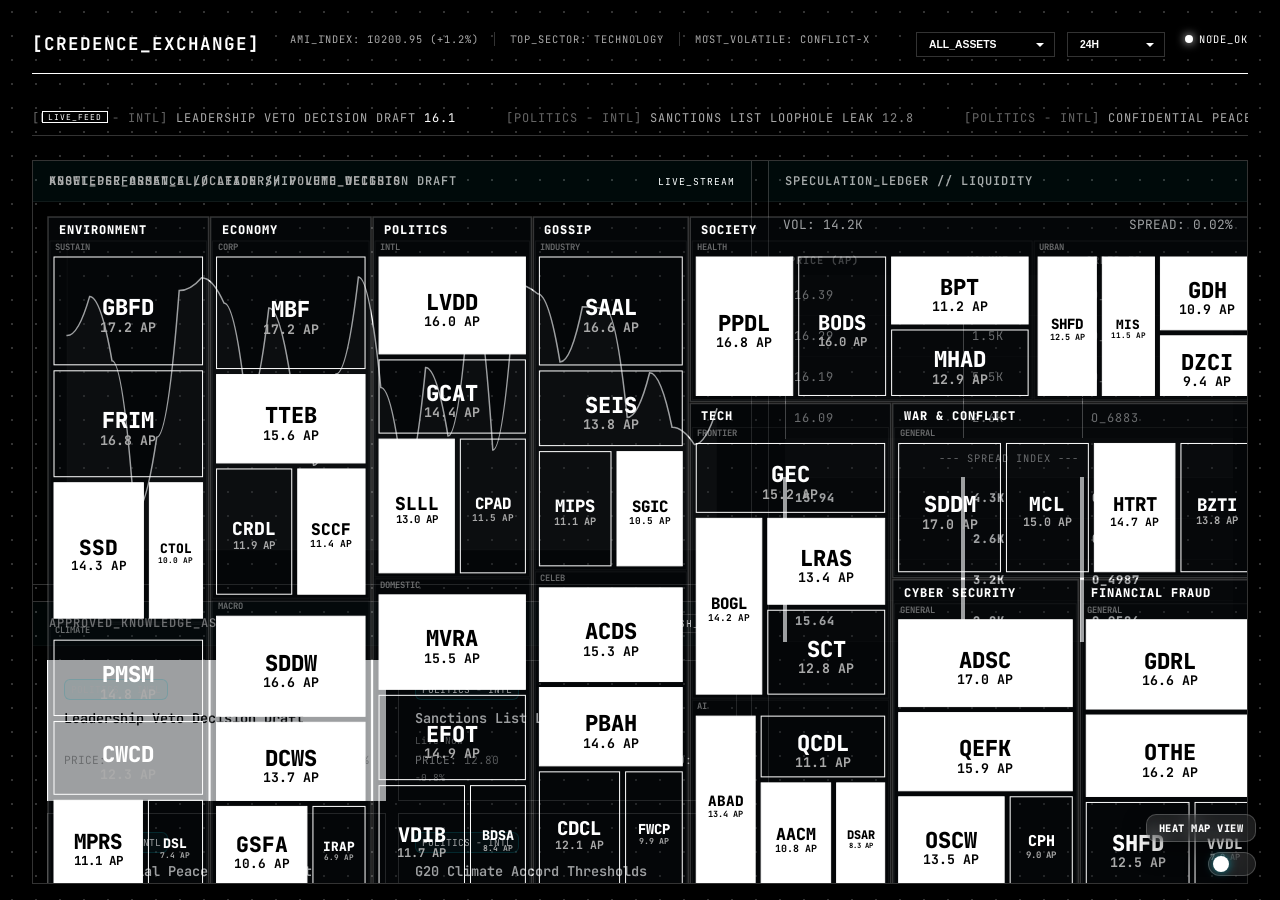
<file: index.html>
<!DOCTYPE html>
<html lang="en">
<head>
    <meta charset="UTF-8">
    <meta name="viewport" content="width=device-width, initial-scale=1.0">
    <title>Credence Exchange // Speculative Asset Board</title>
    <link rel="stylesheet" href="style.css">
    <link href="https://fonts.googleapis.com/css2?family=Outfit:wght@300;400;600;700&family=JetBrains+Mono:wght@400;700&display=swap" rel="stylesheet">
</head>

<body>
    <div class="exchange-frame">
        
        <!-- 1. HUB HEADER (EXPANDED GLOBAL INDICATORS) -->
        <header class="hud-header">
            <div class="system-title hud-mono">
                [CREDENCE_EXCHANGE]
            </div>
            
            <!-- Deluxe Global Dashboard Indices -->
            <div class="global-indices hud-mono" style="font-size: 0.65rem; display: flex; gap: 15px; color: var(--text-muted); align-items: center; margin-left: 30px;">
                <span>AMI_INDEX: <span id="ami-val">1,422.50 (+1.8%)</span></span>
                <span style="border-left: 1px solid var(--border-dim); padding-left: 15px;">TOP_SECTOR: <span id="top-sector">TECHNOLOGY</span></span>
                <span style="border-left: 1px solid var(--border-dim); padding-left: 15px;">MOST_VOLATILE: <span id="volatile-asset">CONFLICT-X</span></span>
            </div>

            <!-- DUAL FILTERS BAR -->
            <div class="header-filters hud-mono" style="display: flex; gap: 12px; align-items: center; margin-left: auto; margin-right: 20px;">
                <select id="news-state-filter" class="hud-select">
                    <option value="all">ALL_ASSETS</option>
                    <option value="upcoming">UPCOMING_NEWS</option>
                    <option value="live">LIVE_MARKET</option>
                </select>
                <select id="timeframe-filter" class="hud-select">
                    <option value="24h">24H</option>
                    <option value="1w">1W_INDEX</option>
                    <option value="1m">1M_INDEX</option>
                    <option value="1y">1Y_INDEX</option>
                </select>
            </div>

            <div class="node-status hud-mono">
                <div class="status-dot"></div>
                NODE_OK
            </div>
        </header>

        <!-- 2. LIVE TICKER BANNER -->
        <div class="ticker-wrap hud-mono">
            <div class="ticker-track" id="ticker-track">
                <!-- Javascript will populate ticker items -->
                <div class="ticker-item">LOADING_FEED...</div>
            </div>
        </div>

        <!-- 3. MAIN DASHBOARD GRID -->
        <main class="dashboard-grid">
            
            <!-- PANEL A: LIVE PERFORMANCE CHART -->
            <section class="hud-panel chart-panel">
                <div class="panel-header">
                    <span class="panel-title hud-mono">ASSET_PERFORMANCE // <span id="active-asset-name">_SELECT_ASSET</span></span>
                    <span class="panel-controls hud-mono" style="font-size: 0.6rem; color: var(--verify-cyan);">LIVE_STREAM</span>
                </div>
                <div class="panel-body">
                    <div class="chart-wrapper">
                        <svg id="live-chart" width="100%" height="100%" viewBox="0 0 400 200" style="overflow: visible;">
                            <!-- Grid Lines will be injected here -->
                            <g id="chart-grid"></g>
                            <!-- Path for Chart Fill -->
                            <path id="chart-area-fill" fill="rgba(255,255,255,0.05)"></path>
                            <!-- Path for Chart Line -->
                            <path id="chart-main-line" fill="none" stroke="var(--verify-cyan)" stroke-width="1.5" stroke-linecap="square"></path>
                        </svg>
                    </div>
                </div>
            </section>

            <!-- PANEL B: ORDER BOOK (Speculation Ledger) -->
            <section class="hud-panel order-panel">
                <div class="panel-header">
                    <span class="panel-title hud-mono">SPECULATION_LEDGER // LIQUIDITY</span>
                </div>
                <div class="panel-body">
                    <div class="ledger-summary" style="margin-bottom: 12px; display: flex; justify-content: space-between; font-size: 0.8rem;">
                        <div>VOL: <span id="vol-text">14.2K</span></div>
                        <div>SPREAD: <span>0.02%</span></div>
                    </div>
                    
                    <table class="table-condensed hud-mono">
                        <thead>
                            <tr>
                                <th>PRICE (AP)</th>
                                <th>VOLUME</th>
                                <th>ORDER_ID</th>
                            </tr>
                        </thead>
                        <tbody id="order-book-body">
                            <!-- Dynamic rows -->
                        </tbody>
                    </table>
                </div>
            </section>

            <section class="hud-panel pool-panel">
                <div class="panel-header">
                    <span class="panel-title hud-mono">APPROVED_KNOWLEDGE_ASSETS</span>
                    <button class="hud-mono" style="background:none; border: 1px solid var(--border-dim); color: var(--text-primary); font-size: 0.6rem; padding: 2px 6px; cursor: pointer;">REFRESH_POOL</button>
                </div>
                <div class="panel-body" style="overflow-y: auto;">
                    <div class="pool-grid" id="pool-grid">
                        <!-- Dynamic Cards -->
                    </div>
                </div>
            </section>

            <!-- HEAT MAP VIEW (Integrated into Grid) -->
            <section class="hud-panel box-panel">
                <div class="panel-header">
                    <span class="panel-title hud-mono">KNOWLEDGE_ASSET_ALLOCATION // VOLUME_WEIGHTS</span>
                </div>
                <div class="panel-body">
                    <!-- SVG supporting absolute scalar geometry overlays -->
                    <svg id="treemap-svg" width="100%" height="100%" style="overflow: visible;"></svg>
                </div>
            </section>

        </main>

        <!-- DELUXE FLOATING TOOLTIP OVERLAY -->
        <div id="treemap-tooltip" style="position: absolute; display: none; background: rgba(10, 14, 23, 0.88); border: 1px solid rgba(255,255,255,0.1); padding: 12px; border-radius: 12px; backdrop-filter: blur(16px); font-size: 0.72rem; color: #fff; z-index: 2000; pointer-events: none; box-shadow: 0 10px 40px rgba(0,0,0,0.4); line-height: 1.4;"></div>

        <!-- 5. HEAT MAP VIEW BUTTON -->
        <div class="glass-btn view-toggle" id="view-toggle-btn">Heat Map View</div>

        <!-- 4. PRETTY THEME TOGGLE SWITCH -->
        <label class="theme-switch" id="theme-toggle">
            <input type="checkbox" id="theme-checkbox">
            <span class="switch-slider"></span>
        </label>

        <!-- 6. MOBILE NAVIGATION BAR (App-like feel) -->
        <nav class="mobile-nav hud-mono">
            <div class="nav-item active" data-target="chart-panel">
                <span class="nav-icon">
                    <svg class="nav-svg" viewBox="0 0 24 24" fill="none" stroke="currentColor" stroke-width="2">
                        <path d="M3 18L9 12L15 15L21 6" />
                        <path d="M3 21H21" opacity="0.3" />
                    </svg>
                </span>
                <span class="nav-label">MARKET</span>
            </div>
            <div class="nav-item" data-target="box-panel">
                <span class="nav-icon">
                    <svg class="nav-svg" viewBox="0 0 24 24" fill="none" stroke="currentColor" stroke-width="2">
                        <rect x="3" y="3" width="18" height="18" rx="2" />
                        <path d="M3 9H21M9 3V21" opacity="0.5" />
                    </svg>
                </span>
                <span class="nav-label">HEAT</span>
            </div>
            <div class="nav-item" data-target="pool-panel">
                <span class="nav-icon">
                    <svg class="nav-svg" viewBox="0 0 24 24" fill="none" stroke="currentColor" stroke-width="2">
                        <rect x="3" y="3" width="7" height="7" />
                        <rect x="14" y="3" width="7" height="7" />
                        <rect x="3" y="14" width="7" height="7" />
                        <rect x="14" y="14" width="7" height="7" />
                    </svg>
                </span>
                <span class="nav-label">POOL</span>
            </div>
            <div class="nav-item" data-target="order-panel">
                <span class="nav-icon">
                    <svg class="nav-svg" viewBox="0 0 24 24" fill="none" stroke="currentColor" stroke-width="2">
                        <line x1="4" y1="6" x2="20" y2="6" />
                        <line x1="4" y1="12" x2="20" y2="12" />
                        <line x1="4" y1="18" x2="20" y2="18" />
                    </svg>
                </span>
                <span class="nav-label">LEDGER</span>
            </div>
        </nav>

    </div>

    <!-- Logic Script -->
    <script src="app.js?v=2"></script>
</body>
</html>
</file>
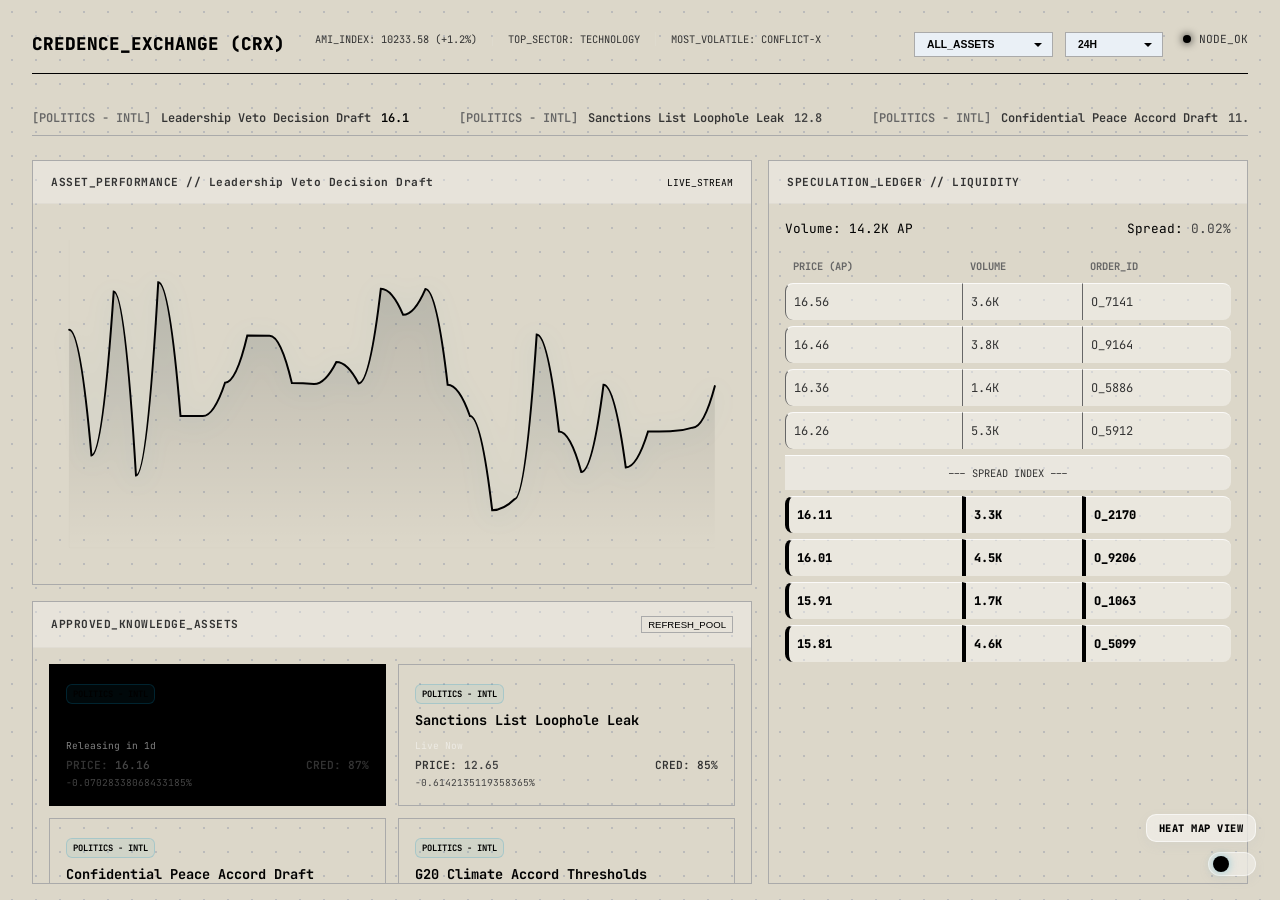
<file: index_light.html>
<!DOCTYPE html>
<html lang="en">
<head>
    <meta charset="UTF-8">
    <meta name="viewport" content="width=device-width, initial-scale=1.0">
    <title>Credence Exchange // Speculative Asset Board</title>
    <link rel="stylesheet" href="style_light.css">
    <link href="https://fonts.googleapis.com/css2?family=Outfit:wght@300;400;600;700&family=JetBrains+Mono:wght@400;700&display=swap" rel="stylesheet">
</head>

<body>
    <div class="exchange-frame">
        
        <!-- 1. HUB HEADER (EXPANDED GLOBAL INDICATORS) -->
        <header class="hud-header">
            <div class="system-title hud-mono cyan-glow">
                CREDENCE_EXCHANGE (CRX)
            </div>
            
            <!-- Deluxe Global Dashboard Indices -->
            <div class="global-indices hud-mono" style="font-size: 0.65rem; display: flex; gap: 15px; color: var(--text-muted); align-items: center; margin-left: 30px;">
                <span>AMI_INDEX: <span class="cyan-glow" id="ami-val">1,422.50 (+1.8%)</span></span>
                <span style="border-left: 1px solid rgba(255,255,255,0.08); padding-left: 15px;">TOP_SECTOR: <span class="cyan-glow" id="top-sector">TECHNOLOGY</span></span>
                <span style="border-left: 1px solid rgba(255,255,255,0.08); padding-left: 15px;">MOST_VOLATILE: <span class="amber-glow" id="volatile-asset">CONFLICT-X</span></span>
            </div>

            <!-- DUAL FILTERS BAR -->
            <div class="header-filters hud-mono" style="display: flex; gap: 12px; align-items: center; margin-left: auto; margin-right: 20px;">
                <select id="news-state-filter" class="hud-select">
                    <option value="all">ALL_ASSETS</option>
                    <option value="upcoming">UPCOMING_NEWS</option>
                    <option value="live">LIVE_MARKET</option>
                </select>
                <select id="timeframe-filter" class="hud-select">
                    <option value="24h">24H</option>
                    <option value="1w">1W_INDEX</option>
                    <option value="1m">1M_INDEX</option>
                    <option value="1y">1Y_INDEX</option>
                </select>
            </div>

            <div class="node-status hud-mono">
                <div class="status-dot"></div>
                NODE_OK
            </div>
        </header>

        <!-- 2. LIVE TICKER BANNER -->
        <div class="ticker-wrap hud-mono">
            <div class="ticker-track" id="ticker-track">
                <!-- Javascript will populate ticker items -->
                <div class="ticker-item">LOADING_FEED...</div>
            </div>
        </div>

        <!-- 3. MAIN DASHBOARD GRID -->
        <main class="dashboard-grid">
            
            <!-- PANEL A: LIVE PERFORMANCE CHART -->
            <section class="hud-panel chart-panel">
                <div class="panel-header">
                    <span class="panel-title hud-mono">ASSET_PERFORMANCE // <span id="active-asset-name">_SELECT_ASSET</span></span>
                    <span class="panel-controls hud-mono" style="font-size: 0.6rem; color: var(--verify-cyan);">LIVE_STREAM</span>
                </div>
                <div class="panel-body">
                    <div class="chart-wrapper">
                        <svg id="live-chart" width="100%" height="100%" viewBox="0 0 400 200" style="overflow: visible;">
                            <defs>
                                <linearGradient id="glow-grad" x1="0" y1="0" x2="0" y2="1">
                                    <stop offset="0%" stop-color="var(--verify-cyan)" stop-opacity="0.15"/>
                                    <stop offset="100%" stop-color="rgba(0,0,0,0)"/>
                                </linearGradient>
                            </defs>
                            <!-- Grid Lines will be injected here -->
                            <g id="chart-grid"></g>
                            <!-- Path for Chart Fill -->
                            <path id="chart-area-fill" fill="url(#glow-grad)"></path>
                            <!-- Path for Chart Line -->
                            <path id="chart-main-line" fill="none" stroke="var(--verify-cyan)" stroke-width="2" stroke-linecap="round"></path>
                        </svg>
                    </div>
                </div>
            </section>

            <!-- PANEL B: ORDER BOOK (Speculation Ledger) -->
            <section class="hud-panel order-panel">
                <div class="panel-header">
                    <span class="panel-title hud-mono">SPECULATION_LEDGER // LIQUIDITY</span>
                </div>
                <div class="panel-body">
                    <div class="ledger-summary" style="margin-bottom: 12px; display: flex; justify-content: space-between; font-size: 0.8rem;">
                        <div>Volume: <span class="cyan-glow" id="vol-text">14.2K AP</span></div>
                        <div>Spread: <span style="color: var(--aware-amber);">0.02%</span></div>
                    </div>
                    
                    <table class="table-condensed hud-mono">
                        <thead>
                            <tr>
                                <th>PRICE (AP)</th>
                                <th>VOLUME</th>
                                <th>ORDER_ID</th>
                            </tr>
                        </thead>
                        <tbody id="order-book-body">
                            <!-- Dynamic rows -->
                        </tbody>
                    </table>
                </div>
            </section>

            <!-- PANEL C: VERIFIED ASSET POOL -->
            <section class="hud-panel pool-panel">
                <div class="panel-header">
                    <span class="panel-title hud-mono">APPROVED_KNOWLEDGE_ASSETS</span>
                    <button class="hud-mono" style="background:none; border: 1px solid var(--border-dim); color: var(--text-primary); font-size: 0.6rem; padding: 2px 6px; cursor: pointer;">REFRESH_POOL</button>
                </div>
                <div class="panel-body" style="overflow-y: auto;">
                    <div class="pool-grid" id="pool-grid">
                        <!-- Dynamic Cards -->
                    </div>
                </div>
            </section>

        </main>

        <!-- 3B. ALTERNATIVE BOX GRAPH VIEW (Hidden by Default) -->
        <main class="dashboard-box-graph" id="box-graph-view" style="display: none;">
            <div class="hud-panel box-panel">
                <div class="panel-header">
                    <span class="panel-title hud-mono">KNOWLEDGE_ASSET_ALLOCATION // VOLUME_WEIGHTS</span>
                </div>
                <div class="panel-body">
                    <!-- SVG supporting absolute scalar geometry overlays -->
                    <svg id="treemap-svg" width="100%" height="100%" style="overflow: visible;"></svg>
                </div>
            </div>
        </main>

        <!-- DELUXE FLOATING TOOLTIP OVERLAY -->
        <div id="treemap-tooltip" style="position: absolute; display: none; background: rgba(10, 14, 23, 0.88); border: 1px solid rgba(255,255,255,0.1); padding: 12px; border-radius: 12px; backdrop-filter: blur(16px); font-size: 0.72rem; color: #fff; z-index: 2000; pointer-events: none; box-shadow: 0 10px 40px rgba(0,0,0,0.4); line-height: 1.4;"></div>

        <!-- 5. HEAT MAP VIEW BUTTON -->
        <div class="glass-btn view-toggle" id="view-toggle-btn">Heat Map View</div>

        <!-- 4. PRETTY THEME TOGGLE SWITCH -->
        <label class="theme-switch" id="theme-toggle">
            <input type="checkbox" id="theme-checkbox">
            <span class="switch-slider"></span>
        </label>

    </div>

    <!-- Logic Script -->
    <script src="app.js?v=2"></script>
</body>
</html>
</file>
<file: style.css>
:root {
    --bg-void: #000000;
    --panel-dark: #000000;
    
    --verify-cyan: #FFFFFF; /* All signals become Binary White */
    --verify-glow: rgba(255, 255, 255, 0.1);
    
    --aware-amber: #888888; /* Dimmed Gray */
    --aware-glow: rgba(255, 255, 255, 0.05);
    
    --text-primary: #FFFFFF;
    --text-muted: #AAAAAA;
    --text-dim: #666666;
    
    --border-bright: #FFFFFF;
    --border-dim: #333333;

    --grid-dot: radial-gradient(circle, #333 1px, transparent 1px);
}

* {
    box-sizing: border-box;
    margin: 0;
    padding: 0;
}

body {
    background-color: var(--bg-void);
    color: var(--text-primary);
    font-family: 'JetBrains Mono', monospace;
    overflow: hidden;
    height: 100vh;
    display: flex;
    justify-content: center;
    align-items: center;
    /* Global Slight Drift */
    animation: global-drift 60s infinite ease-in-out;
}

/* --- DISTURBING HUD KEYFRAMES --- */

/* 1. Stutter / Hitching */
@keyframes hitch {
    0%, 100% { transform: translate(0, 0) scale(1); opacity: 1; }
    92% { transform: translate(0, 0); opacity: 1; }
    93% { transform: translate(-2px, 1px) scale(1.002); opacity: 0.9; }
    94% { transform: translate(3px, -1px); opacity: 0.8; }
    95% { transform: translate(0, 0); opacity: 1; }
}

/* 2. Slow Unanchored Drift */
@keyframes unanchored-drift {
    0% { transform: translate(0, 0) rotate(0deg); }
    25% { transform: translate(4px, -3px) rotate(0.1deg); }
    50% { transform: translate(-2px, 5px) rotate(-0.05deg); }
    75% { transform: translate(-5px, -2px) rotate(0.08deg); }
    100% { transform: translate(0, 0) rotate(0deg); }
}

/* 3. Acceleration Spike */
@keyframes spike {
    0% { transform: scale(1); filter: brightness(1); }
    98% { transform: scale(1); filter: brightness(1); }
    99% { transform: scale(1.01) translateX(2px); filter: brightness(1.4); }
    100% { transform: scale(1); filter: brightness(1); }
}

/* 4. Frame Freeze jump */
@keyframes frame-jump {
    0%, 80% { transform: translateY(0); }
    81% { transform: translateY(-10px); }
    82% { transform: translateY(0); }
}

/* 5. Jittering (Near Breaking) */
@keyframes jitter {
    0% { transform: translate(0,0); }
    10% { transform: translate(-1px, -1px); }
    20% { transform: translate(1px, 1px); }
    30% { transform: translate(-1px, 1px); }
    40% { transform: translate(1px, -1px); }
    50% { transform: translate(-1px, -1px); }
    100% { transform: translate(0,0); }
}

@keyframes global-drift {
    0% { background-position: 0 0; }
    50% { background-position: 10px 5px; }
    100% { background-position: 0 0; }
}

/* --- HUD Glitch text effects --- */
.hud-mono {
    font-family: 'JetBrains Mono', monospace;
    letter-spacing: 1px;
    text-transform: uppercase;
}

.cyan-glow {
    color: var(--verify-cyan);
    text-shadow: 0px 0px 10px rgba(0, 229, 255, 0.6);
}

/* --- Main Layout Frame: Absolute Sizing Preserved --- */
.exchange-frame {
    display: flex;
    flex-direction: column;
    width: 100vw;
    height: 100vh;
    background: var(--bg-void);
    background-image: var(--grid-dot);
    background-size: 24px 24px;
    padding: 32px;
    gap: 24px;
    border-radius: 0;
    position: relative;
    overflow: hidden;
    border: none;
    
    /* System Struggle Animation */
    animation: hitch 4.2s infinite steps(10);
}

/* Floating above blobs */
.hud-header, .ticker-wrap, .dashboard-grid {
    position: relative;
    z-index: 1;
}

/* Header styling */
.hud-header {
    display: flex;
    justify-content: space-between;
    align-items: flex-start;
    padding: 0;
    background: transparent;
    border: none;
    border-bottom: 1px solid var(--border-bright);
    border-radius: 0;
    backdrop-filter: none;
    box-shadow: none;
    padding-bottom: 16px;
    
    /* Parallax Mismatch: Header drifts independently */
    animation: unanchored-drift 12s infinite ease-in-out;
}

.system-title {
    font-size: 1.1rem;
    font-weight: 700;
    display: flex;
    align-items: center;
    gap: 8px;
}

.node-status {
    font-size: 0.65rem;
    display: flex;
    align-items: center;
    gap: 6px;
}

.status-dot {
    width: 8px;
    height: 8px;
    background-color: var(--verify-cyan);
    border-radius: 50%;
    box-shadow: 0 0 10px var(--verify-cyan);
    animation: pulse 2s infinite;
}

/* Live Ticker Banner Row */
.ticker-wrap {
    background: transparent;
    border: none;
    border-bottom: 1px solid var(--border-dim);
    border-radius: 0;
    padding: 8px 0;
    overflow: hidden;
    white-space: nowrap;
    
    /* Ticker Struggle: Occasional spikes */
    animation: spike 8s infinite alternate;
}

.ticker-wrap:before {
    content: "LIVE_FEED";
    position: absolute;
    left: 10px;
    top: 50%;
    transform: translateY(-50%);
    font-size: 0.5rem;
    color: var(--verify-cyan);
    z-index: 2;
    background: var(--bg-void);
    padding: 0 5px;
    border: 1px solid var(--verify-cyan);
}

.ticker-track {
    display: inline-flex;
    animation: ticker-slide 180s linear infinite;
    gap: 50px;
}

.ticker-item {
    display: flex;
    align-items: center;
    gap: 8px;
    font-size: 0.75rem;
    color: var(--text-muted);
}

/* Workspace Grid Area */
.dashboard-grid {
    flex: 1;
    display: grid;
    grid-template-columns: 3fr 2fr;
    grid-template-rows: 60% 40%;
    gap: 16px;
    min-height: 0; 
}

/* Common Panel: NEON GLASSMORPHISM */
.hud-panel {
    border-radius: 0;
    position: relative;
    display: flex;
    flex-direction: column;
    overflow: hidden;
    backdrop-filter: none;
    background: transparent;
    border: 1px solid var(--border-dim);
    box-shadow: none;
    transition: border-color 0.2s ease, transform 0.1s ease;
    
    /* Floating unanchored feel */
    animation: unanchored-drift 15s infinite ease-in-out;
}

/* Parallax Mismatch: Panels drift at different rates */
.chart-panel { animation-duration: 18s; animation-delay: -2s; }
.order-panel { animation-duration: 22s; animation-delay: -5s; }
.pool-panel  { animation-duration: 14s; animation-delay: -1s; }

.hud-panel:hover {
    border-color: var(--border-bright);
    /* Acceleration Spike on interaction */
    transform: scale(1.005) translate(1px, -1px);
    animation: jitter 0.1s infinite;
}

.panel-header {
    padding: 12px 16px;
    border-bottom: 1px solid rgba(255, 255, 255, 0.03);
    display: flex;
    justify-content: space-between;
    align-items: center;
    background: rgba(0, 229, 255, 0.02);
}

.panel-title {
    font-size: 0.75rem;
    font-weight: 600;
    color: var(--text-muted);
}

.panel-body {
    flex: 1;
    overflow-y: auto;
    padding: 14px;
    position: relative;
}

/* --- Specific Panels --- */

/* 1. Main Chart Panel */
.chart-panel {
    grid-column: 1;
    grid-row: 1;
}

.chart-wrapper {
    width: 100%;
    height: 100%;
    /* Frame Freeze Simulation */
    animation: hitch 7s infinite;
}

/* 2. Order Book Panel */
.order-panel {
    grid-column: 2;
    grid-row: 1 / span 2; 
}

.table-condensed {
    width: 100%;
    border-collapse: collapse;
    font-size: 0.75rem;
}

.table-condensed th {
    text-align: left;
    color: var(--text-dim);
    padding: 8px 4px;
    font-size: 0.65rem;
}

.table-condensed tr td {
    padding: 12px 8px;
    background: rgba(255, 255, 255, 0.01);
    border-bottom: 1px solid rgba(255, 255, 255, 0.02);
}

.bid-row td { color: var(--text-primary); font-weight: 800; border-left: 4px solid var(--text-primary); }
.ask-row td { color: var(--text-muted); font-weight: 400; border-left: 1px solid var(--text-dim); }

/* 3. Verified Asset Pool (Bottom Grid) */
.pool-panel {
    grid-column: 1;
    grid-row: 2;
}

/* 4. Heat Map Panel (Hidden by default on Desktop) */
.box-panel {
    display: none;
    grid-column: 1 / span 2;
    grid-row: 1 / span 2;
}

.pool-grid {
    display: grid;
    grid-template-columns: repeat(auto-fill, minmax(230px, 1fr));
    gap: 12px;
    height: 100%;
}

.asset-card {
    background: transparent;
    border: 1px solid var(--border-dim);
    border-radius: 0;
    padding: 16px;
    cursor: pointer;
    backdrop-filter: none;
    transition: background 0.1s ease, color 0.1s ease, transform 0.05s steps(2);
}

.asset-card:hover, .asset-card.active {
    background: var(--text-primary);
    color: var(--bg-void);
    /* Interaction Stutter */
    animation: hitch 0.3s infinite;
}

.asset-card.active {
    border: 1px solid var(--border-bright);
}

.asset-tag {
    font-size: 0.6rem;
    color: var(--verify-cyan);
    border: 1px solid rgba(0, 229, 255, 0.2);
    border-radius: 6px;
    background: rgba(0, 229, 255, 0.05);
    padding: 3px 6px;
    display: inline-block;
    margin-bottom: 10px;
}

.asset-title {
    font-size: 0.85rem;
    font-weight: 600;
    margin-bottom: 8px;
    line-height: 1.2;
}

.asset-stats {
    display: flex;
    justify-content: space-between;
    font-size: 0.7rem;
    color: var(--text-muted);
}

/* Animations */
@keyframes pulse {
    0% { box-shadow: 0 0 0 0 rgba(0, 229, 255, 0.7); }
    70% { box-shadow: 0 0 0 8px rgba(0, 229, 255, 0); }
    100% { box-shadow: 0 0 0 0 rgba(0, 229, 255, 0); }
}

@keyframes ticker-slide {
    0% { transform: translateX(0); }
    100% { transform: translateX(-50%); }
}

/* Custom Scrollbar */
::-webkit-scrollbar { width: 4px; }
::-webkit-scrollbar-track { background: transparent; }
::-webkit-scrollbar-thumb { background: var(--border-bright); border-radius: 2px; }
::-webkit-scrollbar-thumb:hover { background: var(--verify-cyan); }

/* Glassmorphic Theme Switch Button (Bottom Right) */
.theme-switch {
    position: absolute;
    bottom: 24px;
    right: 24px;
    width: 48px;
    height: 24px;
    background: rgba(255, 255, 255, 0.1);
    border: 1px solid rgba(255, 255, 255, 0.2);
    border-radius: 20px;
    backdrop-filter: blur(10px);
    cursor: pointer;
    z-index: 1000;
    box-shadow: 0 8px 24px rgba(0, 0, 0, 0.4);
    transition: transform 0.2s ease;
}

.theme-switch:hover {
    transform: scale(1.05);
    background: rgba(255, 255, 255, 0.15);
    animation: jitter 0.15s infinite;
}

.theme-switch input {
    opacity: 0;
    width: 0;
    height: 0;
}

.switch-slider {
    position: absolute;
    cursor: pointer;
    top: 0; left: 0; right: 0; bottom: 0;
}

.switch-slider:before {
    position: absolute;
    content: "";
    height: 16px;
    width: 16px;
    left: 4px;
    bottom: 3px;
    background-color: var(--verify-cyan);
    border-radius: 50%;
    transition: transform 0.3s cubic-bezier(0.68, -0.55, 0.265, 1.55), background-color 0.3s;
    box-shadow: 0 0 10px rgba(0, 229, 255, 0.5);
}

input:checked + .switch-slider:before {
    transform: translateX(24px);
    background-color: var(--aware-amber);
    box-shadow: 0 0 10px rgba(255, 158, 0, 0.5);
}

/* --- 3B. BOX GRAPH VIEW STYLES --- */
.dashboard-box-graph {
    flex: 1;
    display: flex;
    flex-direction: column;
    min-height: 0;
}

.box-panel {
    flex: 1;
    display: flex;
    flex-direction: column;
    animation: unanchored-drift 20s infinite ease-in-out reverse;
}

/* Glass View Toggle Button (Bottom Right above theme) */
.glass-btn {
    position: absolute;
    bottom: 58px;
    right: 24px;
    padding: 6px 12px;
    background: rgba(255, 255, 255, 0.1);
    border: 1px solid rgba(255, 255, 255, 0.2);
    border-radius: 10px;
    backdrop-filter: blur(10px);
    cursor: pointer;
    font-size: 0.65rem;
    font-weight: 800;
    letter-spacing: 0.5px;
    text-transform: uppercase;
    color: var(--text-primary);
    z-index: 1000;
    box-shadow: 0 8px 24px rgba(0,0,0,0.4);
    transition: transform 0.2s ease, background 0.2s ease;
}

.glass-btn:hover {
    transform: translateY(-2px);
    background: rgba(255, 255, 255, 0.15);
    animation: jitter 0.2s infinite;
}

/* --- DUAL FILTERS STREAM BAR --- */
.header-filters {
    position: relative;
}

.hud-select {
    background: #000;
    border: 1px solid var(--border-dim);
    color: var(--text-primary);
    padding: 6px 30px 6px 12px;
    font-size: 0.65rem;
    font-weight: 700;
    cursor: pointer;
    appearance: none;
    border-radius: 0;
    outline: none;
    transition: all 0.2s;
    background-image: url("data:image/svg+xml,%3Csvg xmlns='http://www.w3.org/2000/svg' width='8' height='8' viewBox='0 0 8 8'%3E%3Cpath fill='%23FFF' d='M0 2l4 4 4-4z'/%3E%3C/svg%3E");
    background-repeat: no-repeat;
    background-position: right 10px center;
}

.hud-select:hover, .hud-select:focus {
    border-color: var(--verify-cyan);
    box-shadow: 0 0 10px var(--verify-glow);
}

.hud-select option {
    background: #000;
    color: #FFF;
    padding: 10px;
}

/* --- MOBILE RESPONSIVE ADAPTATIONS --- */
.mobile-nav {
    display: none; /* Hidden by default on desktop */
}

@media (max-width: 768px) {
    .exchange-frame {
        padding: 8px;
        gap: 8px;
        height: 100vh;
        width: 100vw;
        overflow: hidden; /* App mode: No global scroll */
    }

    body {
        overflow: hidden;
    }

    .hud-header {
        flex-direction: column;
        gap: 4px;
        padding-bottom: 4px;
        border-bottom: 2px solid var(--verify-cyan);
    }

    .global-indices {
        display: none !important; /* Hide indices on mobile header to save space */
    }

    .header-filters {
        width: 100%;
        display: flex;
        gap: 4px;
    }

    .hud-select {
        flex: 1;
        padding: 4px 20px 4px 8px;
        font-size: 0.55rem;
    }

    .dashboard-grid {
        display: block; /* Stacked/Tabbed logic */
        height: calc(100vh - 160px); /* Adjust for header/ticker/nav */
        overflow: hidden;
        position: relative;
        border: 1px solid var(--border-dim);
    }

    .hud-panel {
        position: absolute;
        top: 0;
        left: 0;
        width: 100%;
        height: 100%;
        display: none !important; /* Hide all by default on mobile */
        animation: none;
        border: none;
        padding: 8px;
    }

    .hud-panel.mobile-active {
        display: flex !important;
        flex-direction: column;
    }

    /* Override Heat Map for mobile */
    .box-panel.mobile-active {
        display: flex !important;
    }
    
    .box-panel .panel-body {
        padding: 0;
    }

    #treemap-svg {
        width: 100% !important;
        height: 100% !important;
    }

    /* Mobile Navigation Bar */
    .mobile-nav {
        display: flex;
        position: fixed;
        bottom: 0;
        left: 0;
        width: 100%;
        height: 64px;
        background: #000;
        border-top: 1px solid var(--verify-cyan);
        z-index: 2000;
        justify-content: space-around;
        align-items: center;
        padding-bottom: env(safe-area-inset-bottom);
    }

    .nav-item {
        display: flex;
        flex-direction: column;
        align-items: center;
        gap: 6px;
        color: var(--text-dim);
        cursor: pointer;
        transition: all 0.2s cubic-bezier(0.4, 0, 0.2, 1);
        position: relative;
        animation: hitch 6s infinite steps(4) alternate;
    }

    .nav-item.active {
        color: var(--verify-cyan);
        text-shadow: 0 0 10px var(--verify-cyan);
    }

    .nav-svg {
        width: 20px;
        height: 20px;
        stroke-linecap: square; /* HUD feel */
        stroke-linejoin: miter;
    }

    .nav-item.active .nav-svg {
        filter: drop-shadow(0 0 5px var(--verify-cyan));
    }

    .nav-label {
        font-size: 0.55rem;
        font-weight: 800;
    }

    .pool-grid {
        grid-template-columns: 1fr;
    }

    /* Floating buttons adjustment */
    .view-toggle {
        display: none !important; /* Remove heat map button on mobile as it is in nav bar */
    }

    .glass-btn {
        bottom: 84px;
        right: 12px;
        padding: 4px 8px;
        font-size: 0.5rem;
    }

    .theme-switch {
        bottom: 120px; /* Move up on mobile */
        right: 12px;
    }
}
</file>
<file: style_light.css>
@import url('https://fonts.googleapis.com/css2?family=Outfit:wght@300;400;600;700&family=JetBrains+Mono:wght@400;700&display=swap');

:root {
    --bg-oat: #DCD7C9; /* Beige base from image */
    --panel-oat: #DCD7C9;
    
    --verify-cyan: #000000; /* All signals become Black */
    --verify-glow: rgba(0, 0, 0, 0.05);
    
    --aware-amber: #444444; /* Dark Gray */
    --aware-glow: rgba(0, 0, 0, 0.02);
    
    --text-primary: #000000;
    --text-muted: #333333;
    --text-dim: #666666;
    
    --border-bright: #000000;
    --border-dim: #AAAAAA;
    
    --grid-dot: radial-gradient(circle, #BBB 1px, transparent 1px);
}

* {
    box-sizing: border-box;
    margin: 0;
    padding: 0;
}

body {
    background-color: var(--bg-oat);
    color: var(--text-primary);
    font-family: 'JetBrains Mono', monospace;
    overflow: hidden;
    height: 100vh;
    display: flex;
    justify-content: center;
    align-items: center;
}

/* --- Main Layout Frame: THE NEUMORPHIC BACKDROP PLATE --- */
.exchange-frame {
    display: flex;
    flex-direction: column;
    width: 100vw;
    height: 100vh;
    background: var(--bg-oat);
    background-image: var(--grid-dot);
    background-size: 24px 24px;
    padding: 32px;
    gap: 24px;
    border-radius: 0;
    position: relative;
    overflow: hidden;
    border: none;
    box-shadow: none;
}

/* Ensure content floats above blobs */
.hud-header, .ticker-wrap, .dashboard-grid {
    position: relative;
    z-index: 1;
}

/* Header: Glass panel floating on top */
.hud-header {
    display: flex;
    justify-content: space-between;
    align-items: flex-start;
    padding: 0;
    background: transparent;
    border: none;
    border-bottom: 1px solid var(--border-bright);
    border-radius: 0;
    backdrop-filter: none;
    box-shadow: none;
    padding-bottom: 16px;
}

.system-title {
    font-size: 1.1rem;
    font-weight: 800;
    display: flex;
    align-items: center;
    gap: 8px;
}

.node-status {
    font-size: 0.7rem;
    display: flex;
    align-items: center;
    gap: 8px;
    color: var(--text-muted);
}

.status-dot {
    width: 8px;
    height: 8px;
    background-color: var(--verify-cyan);
    border-radius: 50%;
    box-shadow: 0 0 8px var(--verify-cyan);
    animation: pulse 2s infinite;
}

/* Live Ticker Banner Row (Sunken Well Look) */
.ticker-wrap {
    background: transparent;
    border: none;
    border-bottom: 1px solid var(--border-dim);
    border-radius: 0;
    padding: 8px 0;
    overflow: hidden;
    white-space: nowrap;
    box-shadow: none;
}

.ticker-track {
    display: inline-flex;
    animation: ticker-slide 180s linear infinite;
    gap: 50px;
}

.ticker-item {
    display: flex;
    align-items: center;
    gap: 10px;
    font-size: 0.75rem;
    font-weight: 600;
    color: var(--text-muted);
}

/* Workspace Grid Area (Unchanged Framework Grid structure) */
.dashboard-grid {
    flex: 1;
    display: grid;
    grid-template-columns: 3fr 2fr;
    grid-template-rows: 60% 40%;
    gap: 16px;
    min-height: 0;
}

/* Common Panel: GLASSMORPHIC ELEMENTS */
.hud-panel {
    border-radius: 0;
    position: relative;
    display: flex;
    flex-direction: column;
    overflow: hidden;
    backdrop-filter: none;
    background: transparent;
    border: 1px solid var(--border-dim);
    box-shadow: none;
    transition: border-color 0.2s ease;
}

.hud-panel:hover {
    border-color: var(--border-bright);
}

.panel-header {
    padding: 14px 18px;
    border-bottom: 1px solid rgba(0,0,0,0.03); /* Extremely soft separation */
    display: flex;
    justify-content: space-between;
    align-items: center;
    background: rgba(255, 255, 255, 0.3);
}

.panel-title {
    font-size: 0.70rem;
    font-weight: 700;
    color: var(--text-muted);
    letter-spacing: 0.5px;
}

.panel-body {
    flex: 1;
    overflow-y: auto;
    padding: 16px;
    position: relative;
}

/* --- Specific Panels --- */

/* 1. Main Chart Panel */
.chart-panel {
    grid-column: 1;
    grid-row: 1;
}

.chart-wrapper {
    width: 100%;
    height: 100%;
}

/* 2. Order Book Panel */
.order-panel {
    grid-column: 2;
    grid-row: 1 / span 2;
}

.table-condensed {
    width: 100%;
    border-collapse: separate;
    border-spacing: 0 6px; /* Row Gap for spacing cards Look */
    font-size: 0.75rem;
}

.table-condensed th {
    text-align: left;
    color: var(--text-dim);
    padding: 4px 8px;
    font-size: 0.65rem;
}

.table-condensed tr td {
    background: rgba(255,255,255,0.4);
    padding: 10px 8px;
    border-top: 1px solid rgba(255,255,255,0.8);
}

.table-condensed tr td:first-child { border-radius: 8px 0 0 8px; }
.table-condensed tr td:last-child { border-radius: 0 8px 8px 0; }

.bid-row td { color: var(--text-primary); font-weight: 800; border-left: 4px solid var(--text-primary); }
.ask-row td { color: var(--text-muted); font-weight: 400; border-left: 1px solid var(--text-dim); }

/* 3. Verified Asset Pool (Bottom Grid) */
.pool-panel {
    grid-column: 1;
    grid-row: 2;
}

/* 4. Heat Map Panel (Hidden by default on Desktop) */
.box-panel {
    display: none;
    grid-column: 1 / span 2;
    grid-row: 1 / span 2;
}

.pool-grid {
    display: grid;
    grid-template-columns: repeat(auto-fill, minmax(230px, 1fr));
    gap: 12px;
    height: 100%;
}

.asset-card {
    background: transparent;
    border: 1px solid var(--border-dim);
    border-radius: 0;
    padding: 16px;
    cursor: pointer;
    backdrop-filter: none;
    transition: background 0.1s ease, color 0.1s ease;
    box-shadow: none;
}

.asset-card:hover, .asset-card.active {
    background: var(--text-primary);
    color: var(--bg-oat);
}

.asset-card.active {
    border: 1px solid var(--border-bright);
}

.asset-tag {
    font-size: 0.55rem;
    color: var(--verify-cyan);
    border: 1px solid rgba(0, 150, 199, 0.2);
    border-radius: 6px;
    background: rgba(0, 150, 199, 0.05);
    padding: 3px 6px;
    display: inline-block;
    margin-bottom: 8px;
    font-weight: 700;
}

.asset-title {
    font-size: 0.85rem;
    font-weight: 700;
    margin-bottom: 10px;
    line-height: 1.3;
    color: var(--text-primary);
}

.asset-stats {
    display: flex;
    justify-content: space-between;
    font-size: 0.7rem;
    color: var(--text-muted);
    font-weight: 600;
}

/* Animations & Ticker Settings */
@keyframes pulse {
    0% { filter: drop-shadow(0 0 0px rgba(0, 150, 199, 0.7)); }
    70% { filter: drop-shadow(0 0 6px rgba(0, 150, 199, 0.2)); }
    100% { filter: drop-shadow(0 0 0px rgba(0, 150, 199, 0.1)); }
}

@keyframes ticker-slide {
    0% { transform: translateX(0); }
    100% { transform: translateX(-50%); }
}

/* Custom Scrollbar - matching soft aesthetics */
::-webkit-scrollbar { width: 4px; }
::-webkit-scrollbar-track { background: transparent; }
::-webkit-scrollbar-thumb { background: rgba(0,0,0,0.06); border-radius: 4px; }
::-webkit-scrollbar-thumb:hover { background: var(--text-dim); }

/* SVG Chart Line Contrast Override overlay transparent */
#chart-main-line {
    filter: drop-shadow(0 4px 12px rgba(0, 150, 199, 0.2));
}
#chart-grid line {
    stroke: rgba(0,0,0,0.02) !important; /* Lowers line high contrast details */
}

/* Glassmorphic Theme Switch Button (Bottom Right) */
.theme-switch {
    position: absolute;
    bottom: 24px;
    right: 24px;
    width: 48px;
    height: 24px;
    background: rgba(255, 255, 255, 0.4);
    border: 1px solid rgba(255, 255, 255, 0.5);
    border-radius: 20px;
    backdrop-filter: blur(10px);
    cursor: pointer;
    z-index: 1000;
    box-shadow: 0 4px 12px rgba(142, 156, 173, 0.08);
    transition: transform 0.2s ease;
}

.theme-switch:hover {
    transform: scale(1.05);
    background: rgba(255, 255, 255, 0.6);
}

.theme-switch input {
    opacity: 0;
    width: 0;
    height: 0;
}

.switch-slider {
    position: absolute;
    cursor: pointer;
    top: 0; left: 0; right: 0; bottom: 0;
}

.switch-slider:before {
    position: absolute;
    content: "";
    height: 16px;
    width: 16px;
    left: 4px;
    bottom: 3px;
    background-color: var(--verify-cyan);
    border-radius: 50%;
    transition: transform 0.3s cubic-bezier(0.68, -0.55, 0.265, 1.55), background-color 0.3s;
    box-shadow: 0 0 10px rgba(0, 150, 199, 0.4);
}

input:checked + .switch-slider:before {
    transform: translateX(24px);
    background-color: var(--aware-amber);
    box-shadow: 0 0 10px rgba(247, 127, 0, 0.4);
}

/* --- 3B. BOX GRAPH VIEW STYLES --- */
.dashboard-box-graph {
    flex: 1;
    display: flex;
    flex-direction: column;
    min-height: 0;
}

.box-panel {
    flex: 1;
    display: flex;
    flex-direction: column;
}

/* Glass View Toggle Button (Bottom Right above theme) */
.glass-btn {
    position: absolute;
    bottom: 58px; /* Standard 24 + 24 + 10 margin */
    right: 24px;
    padding: 6px 12px;
    background: rgba(255, 255, 255, 0.45);
    border: 1px solid rgba(255, 255, 255, 0.6);
    border-radius: 10px;
    backdrop-filter: blur(10px);
    cursor: pointer;
    font-size: 0.65rem;
    font-weight: 800;
    letter-spacing: 0.5px;
    text-transform: uppercase;
    color: var(--text-primary);
    z-index: 1000;
    box-shadow: 0 4px 12px rgba(142, 156, 173, 0.08);
    transition: transform 0.2s ease, background 0.2s ease;
}

.glass-btn:hover {
    transform: translateY(-2px);
    background: rgba(255, 255, 255, 0.6);
}

/* --- DUAL FILTERS STREAM BAR --- */
.header-filters {
    position: relative;
}

.hud-select {
    background: #EAF0F6;
    border: 1px solid var(--border-dim);
    color: var(--text-primary);
    padding: 6px 30px 6px 12px;
    font-size: 0.65rem;
    font-weight: 700;
    cursor: pointer;
    appearance: none;
    border-radius: 0;
    outline: none;
    transition: all 0.2s;
    background-image: url("data:image/svg+xml,%3Csvg xmlns='http://www.w3.org/2000/svg' width='8' height='8' viewBox='0 0 8 8'%3E%3Cpath fill='%23000' d='M0 2l4 4 4-4z'/%3E%3C/svg%3E");
    background-repeat: no-repeat;
    background-position: right 10px center;
}

.hud-select:hover, .hud-select:focus {
    border-color: var(--verify-cyan);
}

.hud-select option {
    background: #EAF0F6;
    color: #000;
    padding: 10px;
}

/* --- MOBILE RESPONSIVE ADAPTATIONS --- */
.mobile-nav {
    display: none;
}

@media (max-width: 768px) {
    .exchange-frame {
        padding: 8px;
        gap: 8px;
        height: 100vh;
        width: 100vw;
        overflow: hidden;
    }

    body {
        overflow: hidden;
    }

    .hud-header {
        flex-direction: column;
        gap: 4px;
        padding-bottom: 4px;
        border-bottom: 2px solid var(--verify-cyan);
    }

    .global-indices {
        display: none !important;
    }

    .header-filters {
        width: 100%;
        display: flex;
        gap: 4px;
    }

    .hud-select {
        flex: 1;
        padding: 4px 20px 4px 8px;
        font-size: 0.55rem;
    }

    .dashboard-grid {
        display: block;
        height: calc(100vh - 160px);
        overflow: hidden;
        position: relative;
        border: 1px solid var(--border-dim);
    }

    .hud-panel {
        position: absolute;
        top: 0;
        left: 0;
        width: 100%;
        height: 100%;
        display: none !important;
        animation: none;
        border: none;
        padding: 8px;
    }

    .hud-panel.mobile-active {
        display: flex !important;
        flex-direction: column;
    }

    /* Override Heat Map for mobile */
    .box-panel.mobile-active {
        display: flex !important;
    }
    
    .box-panel .panel-body {
        padding: 0;
    }

    #treemap-svg {
        width: 100% !important;
        height: 100% !important;
    }

    /* Mobile Navigation Bar */
    .mobile-nav {
        display: flex;
        position: fixed;
        bottom: 0;
        left: 0;
        width: 100%;
        height: 64px;
        background: #DCD7C9;
        border-top: 1px solid var(--verify-cyan);
        z-index: 2000;
        justify-content: space-around;
        align-items: center;
        padding-bottom: env(safe-area-inset-bottom);
    }

    .nav-item {
        display: flex;
        flex-direction: column;
        align-items: center;
        gap: 6px;
        color: var(--text-dim);
        cursor: pointer;
        transition: all 0.2s cubic-bezier(0.4, 0, 0.2, 1);
        animation: hitch 8s infinite steps(2) alternate;
    }

    .nav-item.active {
        color: var(--verify-cyan);
        transform: translateY(-2px);
    }

    .nav-svg {
        width: 20px;
        height: 20px;
        stroke-linecap: round;
        stroke-linejoin: round;
    }

    .nav-item.active .nav-svg {
        stroke-width: 2.5;
    }

    .nav-label {
        font-size: 0.55rem;
        font-weight: 800;
    }

    .pool-grid {
        grid-template-columns: 1fr;
    }

    /* Floating buttons adjustment */
    .glass-btn {
        bottom: 84px;
        right: 12px;
        padding: 4px 8px;
        font-size: 0.5rem;
    }

    .theme-switch {
        bottom: 120px;
        right: 12px;
    }
}
</file>
